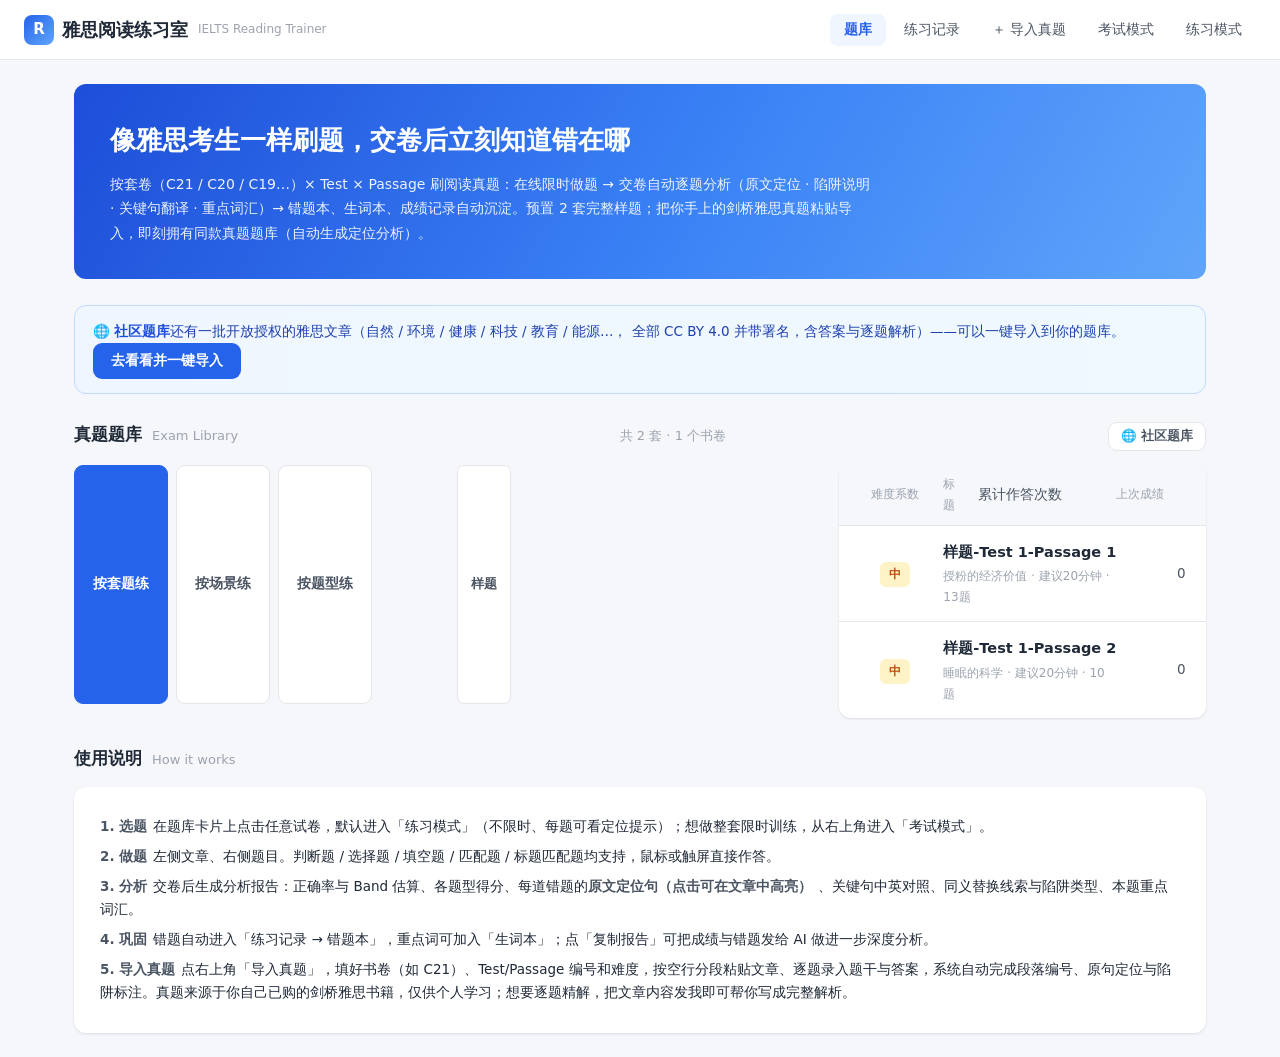
<file: index.html>
<!DOCTYPE html>
<html lang="zh-CN">
<head>
<meta charset="UTF-8">
<meta name="viewport" content="width=device-width, initial-scale=1.0">
<title>雅思阅读练习室 · IELTS Reading Trainer</title>
<link rel="stylesheet" href="assets/style.css">
</head>
<body>

<!-- 顶部导航 -->
<header class="topbar">
  <div class="brand" id="brandHome">
    <span class="logo">R</span>
    雅思阅读练习室 <small>IELTS Reading Trainer</small>
  </div>
  <nav class="nav">
    <button id="nav-home" class="active">题库</button>
    <button id="nav-history">练习记录</button>
    <button id="nav-import">＋ 导入真题</button>
    <button id="nav-examMode">考试模式</button>
    <button id="nav-practiceMode">练习模式</button>
  </nav>
</header>

<!-- 试卷信息条（答题/报告时显示） -->
<div id="examTopbar" style="display:none;max-width:1180px;margin:14px auto 0;padding:0 24px">
  <div class="exam-header">
    <h2 id="examTitle">试卷</h2>
    <span class="progress" id="progress">已答 0/0</span>
    <div class="timer" id="timer">00:00</div>
  </div>
</div>

<main>
  <!-- ========== 首页：题库 ========== -->
  <section id="view-home" class="view active">
    <div class="hero">
      <h1>像雅思考生一样刷题，交卷后立刻知道错在哪</h1>
      <p>按套卷（C21 / C20 / C19…）× Test × Passage 刷阅读真题：在线限时做题 → 交卷自动逐题分析（原文定位 · 陷阱说明 · 关键句翻译 · 重点词汇）→ 错题本、生词本、成绩记录自动沉淀。预置 2 套完整样题；把你手上的剑桥雅思真题粘贴导入，即刻拥有同款真题题库（自动生成定位分析）。</p>
    </div>
    <button class="storage-warn" id="storageWarn" style="display:none" type="button">
      ⚠️ 临时模式：浏览器禁用了本地存储，关闭页面后数据会丢失。 <b>点这里解决 →</b>
    </button>

    <div class="cmty-banner" id="cmtyBanner" style="display:none">
      🌐 <b>社区题库</b>还有一批开放授权的雅思文章（自然 / 环境 / 健康 / 科技 / 教育 / 能源…，
      全部 CC BY 4.0 并带署名，含答案与逐题解析）——可以一键导入到你的题库。
      <button class="btn" id="cmtyBannerBtn">去看看并一键导入</button>
    </div>

    <div class="sec-title">真题题库 <span class="en">Exam Library</span><span class="count" id="examCount"></span>
      <button class="btn ghost btn-sm" id="btnCommunity" style="margin-left:auto">🌐 社区题库</button>
    </div>
    <div class="exam-grid" id="examGrid"></div>

    <div class="sec-title">使用说明 <span class="en">How it works</span></div>
    <div class="panel">
      <div class="kv"><b>1. 选题</b>在题库卡片上点击任意试卷，默认进入「练习模式」（不限时、每题可看定位提示）；想做整套限时训练，从右上角进入「考试模式」。</div>
      <div class="kv"><b>2. 做题</b>左侧文章、右侧题目。判断题 / 选择题 / 填空题 / 匹配题 / 标题匹配题均支持，鼠标或触屏直接作答。</div>
      <div class="kv"><b>3. 分析</b>交卷后生成分析报告：正确率与 Band 估算、各题型得分、每道错题的<b>原文定位句（点击可在文章中高亮）</b>、关键句中英对照、同义替换线索与陷阱类型、本题重点词汇。</div>
      <div class="kv"><b>4. 巩固</b>错题自动进入「练习记录 → 错题本」，重点词可加入「生词本」；点「复制报告」可把成绩与错题发给 AI 做进一步深度分析。</div>
      <div class="kv"><b>5. 导入真题</b>点右上角「导入真题」，填好书卷（如 C21）、Test/Passage 编号和难度，按空行分段粘贴文章、逐题录入题干与答案，系统自动完成段落编号、原句定位与陷阱标注。真题来源于你自己已购的剑桥雅思书籍，仅供个人学习；想要逐题精解，把文章内容发我即可帮你写成完整解析。</div>
    </div>
  </section>

  <!-- ========== 答题页 ========== -->
  <section id="view-exam" class="view">
    <div class="mobile-tabs">
      <button data-mtab="passage" class="active">阅读文章</button>
      <button data-mtab="question">题目</button>
    </div>
    <div class="exam-body">
      <div class="panel" id="passagePanel">
        <div class="panel-title">阅读文章 <span class="tag">Passage</span></div>
        <div id="passageBody"></div>
      </div>
      <div class="panel" id="questionPanel">
        <div class="panel-title">题目 <span class="tag">Questions</span></div>
        <div id="questionBody"></div>
      </div>
    </div>
  </section>

  <!-- ========== 分析报告页 ========== -->
  <section id="view-report" class="view">
    <div class="report-head">
      <div class="score-ring" id="scoreRing"></div>
      <div class="report-meta" id="reportMeta"></div>
    </div>
    <div class="report-actions" id="reportActions"></div>
    <div class="exam-body">
      <div class="panel" id="reportPassagePanel">
        <div class="panel-title">原文与词汇 <span class="tag">Passage</span></div>
        <div id="reportPassage"></div>
      </div>
      <div class="panel" id="reportAnswerPanel">
        <div class="panel-title">逐题解析 <span class="tag">Analysis</span></div>
        <div id="reportAnswers"></div>
      </div>
    </div>
  </section>

  <!-- ========== 记录页 ========== -->
  <section id="view-history" class="view"></section>
</main>

<!-- 导入文章弹窗 -->
<div class="modal-mask" id="importMask">
  <div class="modal" style="width:860px">
    <h3>导入英文文章 · 创建练习题</h3>
    <div class="m-sub">粘贴任意英文文章（空行分段），选择题目来源与用途。文章与题目数据仅保存在本机浏览器。</div>

    <div class="form-2col">
      <div class="form-row"><label>试卷名称（如 C21-Test 1-Passage 1 / My Article）</label><input type="text" id="impTitle" placeholder="导入的文章"></div>
      <div class="form-row"><label>中文副标题</label><input type="text" id="impTitleCn" placeholder=""></div>
    </div>
    <div class="form-4col">
      <div class="form-row"><label>所属书卷/合集</label><input type="text" id="impBook" list="bookList" placeholder="C21 / 我的文章"><datalist id="bookList"><option value="C21"><option value="C20"><option value="C19"><option value="C18"><option value="C17"><option value="C16"><option value="C15"><option value="C14"><option value="C13"><option value="C12"><option value="C11"><option value="C10"><option value="C9"><option value="C8"><option value="C7"><option value="C6"><option value="C5"><option value="我的文章"></datalist></div>
      <div class="form-row"><label>Test 编号</label><input type="number" id="impTest" value="1" min="1" max="9"></div>
      <div class="form-row"><label>Passage 编号</label><input type="number" id="impPassageNo" value="1" min="1" max="9"></div>
      <div class="form-row"><label>难度系数</label><select id="impDifficulty"><option>易</option><option selected>中</option><option>难</option></select></div>
    </div>
    <div class="form-2col">
      <div class="form-row"><label>建议用时（分钟）</label><input type="number" id="impMinutes" value="20"></div>
      <div class="form-row"><label>话题/场景（如：环境、教育、科技）</label><input type="text" id="impTag" placeholder="环境"></div>
    </div>
    <div class="form-row">
      <label>文章内容（每个段落之间空一行，系统自动标注 A/B/C… 段）</label>
      <textarea id="impPassage" style="min-height:150px" placeholder="在此粘贴英文文章。段落之间用空行分隔。"></textarea>
    </div>

    <div class="form-row">
      <label>题目来源</label>
      <div class="src-picker">
        <label class="src-opt"><input type="radio" name="srcMode" value="auto" checked> <b>自动生成题目</b><span>内置规则引擎离线出题（判断/填空/标题匹配），每题带原句定位与解析，即刻可练</span></label>
        <label class="src-opt"><input type="radio" name="srcMode" value="manual"> <b>我自己出题</b><span>逐题手动录入题干与答案（真题可用这种方式）</span></label>
        <label class="src-opt"><input type="radio" name="srcMode" value="mix"> <b>混合</b><span>自动生成打底，再手动补充</span></label>
      </div>
    </div>

    <div class="form-row" id="autoOpts">
      <label>自动生成的题型</label>
      <div class="type-check">
        <label><input type="checkbox" id="autoTfng" checked> 判断题（6 题）</label>
        <label><input type="checkbox" id="autoGap" checked> 句子填空（3 题）</label>
        <label><input type="checkbox" id="autoHeading" checked> 段落标题匹配</label>
      </div>
      <div class="hint-text">生成规则：TRUE=同义复现 / FALSE=反向改写 / NG=实体偷换；填空从原句挖关键词；标题按段落关键词生成并带干扰项。所有题目均可回原文定位。</div>
    </div>

    <div class="form-row" id="manualRows" style="display:none">
      <label>题目录入（题干粘贴文章相关句子；选项仅单选题需要，用分号分隔；答案填 TRUE/FALSE/NOT GIVEN、选项字母或所填词）</label>
      <div id="importRows"></div>
      <div class="hint-text" style="margin-top:8px"><button class="hint-btn" id="impAddRow" style="margin-left:0">＋ 添加一行题目</button></div>
    </div>

    <div class="form-row">
      <label>用途</label>
      <div class="src-picker">
        <label class="src-opt"><input type="radio" name="useMode" value="self" checked> <b>仅自己练习</b><span>保存在本机浏览器，不上传、不分享</span></label>
        <label class="src-opt"><input type="radio" name="useMode" value="contribute"> <b>贡献到公共题库</b><span>把这份文章与题目打包，提交给本项目的共享题库（见下方确认）</span></label>
      </div>
    </div>

    <div class="form-row contribute-box" id="contributeBox" style="display:none">
      <label>贡献确认（全部勾选后才能贡献）</label>
      <div class="declare-list">
        <label><input type="checkbox" id="declCopyright"> 我确认对这篇文章拥有相应权利：原创、公有领域，或已获授权可以分享（不是从商业站点/出版物扒来的全文）。</label>
        <label><input type="checkbox" id="declOriginal"> 我确认题目是我自己出的，或由本工具自动生成，没有从雅思哥/小站等商业备考站复制题目。</label>
        <label><input type="checkbox" id="declPrivacy"> 我确认文章不含个人隐私、保密资料或不当内容。</label>
      </div>
      <div class="form-2col" style="margin-top:10px">
        <div class="form-row"><label>贡献者昵称（显示在题库来源中）</label><input type="text" id="impContributor" placeholder="anonymous"></div>
        <div class="form-row"><label>文章授权方式</label><select id="impLicense"><option value="CC BY 4.0">CC BY 4.0（署名）</option><option value="CC0">CC0（公有领域奉献）</option><option value="原文转载已获授权">已获授权转载</option></select></div>
      </div>
    </div>

    <div class="form-row" id="verifyBox" style="display:none"></div>

    <div style="display:flex;gap:10px;margin-top:6px;flex-wrap:wrap">
      <button class="btn" id="impSubmit">导入并开始练习</button>
      <button class="btn ghost" id="impPreview">预览自动生成的题目</button>
      <button class="btn ghost" id="impCommunity">🌐 社区题库</button>
      <button class="btn ghost" id="impExportPack">导出题库包</button>
      <button class="btn ghost" id="impImportPack">导入题库包</button>
      <button class="btn ghost" id="impCancel">取消</button>
      <input type="file" id="packFile" accept=".json" style="display:none">
    </div>
  </div>
</div>

<!-- 社区题库弹窗（数据源：GitHub 仓库 packs/ 目录） -->
<div class="modal-mask" id="communityMask">
  <div class="modal" style="width:860px">
    <h3>🌐 社区题库</h3>
    <div class="m-sub">从项目 GitHub 仓库的 <code>packs/</code> 目录在线阅读并导入。所有内容由社区贡献，授权方式见每条来源标注；知识产权归各贡献者，本项目仅提供索引与导入通道。</div>

    <div class="cmty-toolbar">
      <button class="btn ghost" id="cmtyRefresh">🔄 刷新列表</button>
      <button class="btn ghost" id="cmtyBulk">⬇ 一键导入全部</button>
      <button class="btn ghost" id="cmtyAdminToggle">⚙ 管理模式</button>
      <button class="btn ghost" id="cmtyUploadToggle">⬆ 上架新题库包</button>
      <button class="btn ghost" id="cmtyIssueToggle">📥 从 Issue 导入投稿</button>
      <span class="cmty-status" id="cmtyStatus"></span>
    </div>

    <div class="cmty-bulk-msg" id="cmtyBulkMsg"></div>

    <div class="admin-box" id="cmtyAdminBox" style="display:none">
      <div class="admin-warn">
        <b>关于权限（请先读）</b>：前端代码是公开的，写死任何"管理员密码"都等于没有密码，
        所以本应用<b>不使用密码</b>，而是用你自己的 GitHub 令牌来获得写权限。
        <ul>
          <li>令牌只保存在<b>你当前这台浏览器</b>的 localStorage，不会上传到任何地方，也不会进代码仓库</li>
          <li>请使用<b>细粒度令牌（Fine-grained PAT）</b>：Repository access 只勾选
            <code>l458022/ielts-reading-trainer</code>，Permissions 只给 <code>Contents: Read and write</code></li>
          <li>创建入口：GitHub → 头像 → Settings → Developer settings → Personal access tokens → Fine-grained tokens → Generate new token</li>
          <li>每次删改都会在仓库留下一条提交记录（可审计、可回滚）；公共电脑上用完请点「清除令牌」</li>
        </ul>
      </div>
      <div class="form-row">
        <label>GitHub 令牌</label>
        <input type="password" id="cmtyToken" placeholder="github_pat_..." autocomplete="off">
      </div>
      <div class="admin-actions">
        <button class="btn" id="cmtyTokenSave">保存令牌并启用</button>
        <button class="btn ghost" id="cmtyTokenClear" style="display:none">清除令牌</button>
        <span class="cmty-status" id="cmtyTokenState"></span>
      </div>
      <div class="admin-hint" id="cmtyAdminHint" style="display:none">
        ✅ 管理模式已开启：上方每个题库包会多出「编辑」「删除」按钮，还可「⬆ 上架新题库包」。
      </div>
    </div>

    <div class="admin-box" id="cmtyUploadBox" style="display:none">
      <div class="form-row">
        <label>方式一 · 粘贴题库包 JSON（别人发你的，或你自己导出的）</label>
        <textarea id="cmtyUploadText" spellcheck="false" style="min-height:130px;font-family:ui-monospace,Menlo,Consolas,monospace;font-size:12px" placeholder='{"format":"ielts-reading-pack","version":1,"exams":[...]}'></textarea>
      </div>
      <div class="form-row">
        <label>方式二 · 从本机「贡献」试卷中选一份上架</label>
        <div id="cmtyLocalList"></div>
      </div>
      <div class="admin-actions">
        <button class="btn" id="cmtyUploadPaste">校验并上架</button>
        <span class="cmty-status" id="cmtyUploadMsg"></span>
      </div>
      <div class="admin-hint">上架前会校验 JSON 语法、包结构与 keySentence 是否真在原文中；文件名重复会自动加后缀，不会覆盖已有包。</div>
    </div>

    <div class="admin-box" id="cmtyIssueBox" style="display:none">
      <div class="form-row">
        <label>待处理的投稿 Issue（标签 <code>question-pack</code>）</label>
        <div id="cmtyIssueList"></div>
      </div>
      <div class="admin-actions">
        <button class="btn ghost" id="cmtyIssueRefresh">🔄 重新扫描</button>
        <span class="cmty-status" id="cmtyIssueMsg"></span>
      </div>
      <div class="admin-hint">
        贡献者用「📦 题库包贡献」Issue 表单提交后出现在这里。上架后会自动在 Issue 下回复并关闭；
        若提示权限不足，请在令牌里加上 <code>Issues: Read and write</code>。
      </div>
    </div>

    <div id="cmtyList"></div>

    <div class="cmty-foot">
      <div>想贡献自己的文章？「导入真题」→ 用途选<b>贡献到公共题库</b> → 导出处题库包，按 <a href="https://github.com/l458022/ielts-reading-trainer/blob/main/CONTRIBUTING.md" target="_blank" rel="noopener">贡献指南</a> 提 PR。合并后这里就会出现。</div>
      <div style="display:flex;gap:10px">
        <button class="btn ghost" id="cmtyClose">关闭</button>
      </div>
    </div>
  </div>
</div>

<!-- 题库包编辑弹窗（管理员） -->
<div class="modal-mask" id="packEditMask">
  <div class="modal" style="width:920px">
    <h3>编辑题库包</h3>
    <div class="m-sub" id="packEditPath"></div>
    <div class="form-row">
      <label>包内容（JSON，保存前会校验结构与 keySentence 是否真在原文中）</label>
      <textarea id="packEditText" spellcheck="false" style="min-height:360px;font-family:ui-monospace,Menlo,Consolas,monospace;font-size:12.5px;line-height:1.5"></textarea>
    </div>
    <div class="form-row" id="packEditMsg" style="font-size:13px;color:var(--ink-2)"></div>
    <div style="display:flex;gap:10px">
      <button class="btn" id="packEditSave">保存并提交到 GitHub</button>
      <button class="btn ghost" id="packEditCancel">取消</button>
    </div>
  </div>
</div>

<div class="toast" id="toast"></div>
<div class="vocab-tip" id="vocabTip"></div>

<script src="assets/data-exam1.js"></script>
<script src="assets/data-exam2.js"></script>
<script src="assets/engine.js"></script>
<script src="assets/generator.js"></script>
<script src="assets/dict-core.js"></script>
<script src="assets/app.js"></script>

  <!-- 本地存储不可用：说明 + 自愈 + 退路 -->
  <div class="modal-mask" id="storageMask">
    <div class="modal modal-storage">
      <h3>⚠️ 浏览器禁用了本地存储</h3>
      <p class="sd-intro">
        不影响刷题——你现在就能正常导入和练习，只是导入的试卷<b>关闭页面后会丢失</b>。<br>
        网页<b>无法自己申请</b>这个权限（浏览器安全限制），需要你放行一下，或者用下面的「备份」兜住。
      </p>
      <div class="sd-title">检测结果</div>
      <div id="storageDiag"></div>
      <div class="sd-title">怎么放行？</div>
      <ol id="storageSteps" class="sd-steps"></ol>
      <div class="sd-title">不想改设置？用备份文件兜住</div>
      <p class="sd-intro">导出备份 → 下次打开时「导入备份」，题库和练习记录就都回来了。</p>
      <div class="modal-actions sd-actions">
        <button class="btn" id="storageRetry">我已放行，重新检测</button>
        <button class="btn ghost" id="storageExport">导出备份</button>
        <button class="btn ghost" id="storageImport">导入备份</button>
        <button class="btn ghost" id="storageTemp">先不管，继续刷题</button>
      </div>
      <input type="file" id="storageImportFile" accept=".json,application/json" style="display:none">
    </div>
  </div>

</body>
</html>
</file>
<file: assets/style.css>
/* 雅思阅读练习平台 · 样式（浅色学习界面） */

:root {
  --blue: #2563eb;
  --blue-dark: #1e40af;
  --blue-light: #eff6ff;
  --ink: #1f2937;
  --ink-2: #4b5563;
  --ink-3: #9ca3af;
  --line: #e5e7eb;
  --bg: #f5f7fa;
  --card: #ffffff;
  --green: #16a34a;
  --green-bg: #f0fdf4;
  --red: #dc2626;
  --red-bg: #fef2f2;
  --amber: #d97706;
  --amber-bg: #fffbeb;
  --radius: 12px;
  --shadow: 0 1px 3px rgba(16,24,40,.08), 0 1px 2px rgba(16,24,40,.04);
}

* { box-sizing: border-box; margin: 0; padding: 0; }

body {
  font-family: "Segoe UI", "Microsoft YaHei", "PingFang SC", system-ui, sans-serif;
  background: var(--bg);
  color: var(--ink);
  line-height: 1.75;
  font-size: 15px;
}

button { font-family: inherit; cursor: pointer; border: none; background: none; }
a { color: var(--blue); text-decoration: none; }
a:hover { text-decoration: underline; }

/* ---------- 顶栏 ---------- */
.topbar {
  position: sticky; top: 0; z-index: 50;
  background: var(--card);
  border-bottom: 1px solid var(--line);
  display: flex; align-items: center; gap: 16px;
  padding: 0 24px; height: 60px;
}
.brand { font-size: 18px; font-weight: 700; color: var(--ink); cursor: pointer; display: flex; align-items: center; gap: 8px; }
.brand .logo { width: 30px; height: 30px; border-radius: 8px; background: linear-gradient(135deg, var(--blue), #60a5fa); color: #fff; display: grid; place-items: center; font-size: 15px; font-weight: 800; }
.brand small { font-size: 12px; color: var(--ink-3); font-weight: 400; margin-left: 2px; }
.nav { display: flex; gap: 4px; margin-left: auto; }
.nav button {
  padding: 7px 14px; border-radius: 8px; font-size: 14px; color: var(--ink-2);
}
.nav button:hover { background: var(--bg); color: var(--ink); }
.nav button.active { background: var(--blue-light); color: var(--blue); font-weight: 600; }

main { max-width: 1180px; margin: 0 auto; padding: 24px; }
.view { display: none; }
.view.active { display: block; }

/* ---------- 首页 ---------- */
.hero {
  background: linear-gradient(120deg, #1d4ed8, #3b82f6 55%, #60a5fa);
  color: #fff; border-radius: var(--radius);
  padding: 34px 36px; margin-bottom: 26px;
}
.hero h1 { font-size: 26px; margin-bottom: 8px; }
.hero p { font-size: 14px; opacity: .92; max-width: 760px; }

.sec-title {
  display: flex; align-items: baseline; gap: 10px;
  font-size: 17px; font-weight: 700; margin: 26px 0 14px;
}
.sec-title .en { color: var(--ink-3); font-size: 13px; font-weight: 400; }
.sec-title .count { margin-left: auto; font-size: 13px; color: var(--ink-3); font-weight: 400; }

.exam-grid { display: grid; grid-template-columns: repeat(auto-fill, minmax(330px, 1fr)); gap: 16px; }

.exam-card {
  background: var(--card); border-radius: var(--radius); box-shadow: var(--shadow);
  padding: 20px; border: 1px solid transparent; transition: border-color .15s, transform .15s;
  cursor: pointer; position: relative;
}
.exam-card:hover { border-color: var(--blue); transform: translateY(-2px); }
.exam-card .badge {
  display: inline-block; font-size: 12px; padding: 2px 10px; border-radius: 20px;
  background: var(--blue-light); color: var(--blue); font-weight: 600; margin-bottom: 10px;
}
.exam-card h3 { font-size: 17px; }
.exam-card .cn { font-size: 13px; color: var(--ink-3); margin: 2px 0 10px; }
.exam-card .meta { display: flex; flex-wrap: wrap; gap: 8px; font-size: 12.5px; color: var(--ink-2); }
.exam-card .meta span { background: var(--bg); border-radius: 6px; padding: 3px 9px; }
.exam-card .intro { font-size: 13px; color: var(--ink-2); margin-top: 12px; line-height: 1.6; }
.exam-card .best { margin-top: 10px; font-size: 12.5px; color: var(--green); font-weight: 600; }
.exam-card .delete-btn {
  position: absolute; top: 12px; right: 12px; font-size: 12px; color: var(--ink-3);
  padding: 3px 9px; border-radius: 6px;
}
.exam-card .delete-btn:hover { color: var(--red); background: var(--red-bg); }

/* ---------- 按钮 ---------- */
.btn {
  display: inline-flex; align-items: center; gap: 6px;
  border-radius: 9px; padding: 9px 18px; font-size: 14px; font-weight: 600;
  background: var(--blue); color: #fff; transition: background .15s;
}
.btn:hover { background: var(--blue-dark); }
.btn.ghost { background: var(--card); color: var(--ink-2); border: 1px solid var(--line); }
.btn.ghost:hover { background: var(--bg); color: var(--ink); }
.btn.warn { background: var(--amber); }
.btn.warn:hover { background: #b45309; }
.btn:disabled { opacity: .5; cursor: not-allowed; }
.btn-sm { padding: 5px 12px; font-size: 12.5px; font-weight: 600; }

/* ---------- 社区题库 ---------- */
.cmty-toolbar { display: flex; align-items: center; gap: 12px; margin-bottom: 10px; }
.cmty-status { font-size: 12.5px; color: var(--ink-3); }
.cmty-bulk-msg {
  font-size: 13px; color: #1d4ed8; background: #eff6ff; border: 1px solid #bfdbfe;
  border-radius: 8px; padding: 9px 13px; margin-bottom: 12px; min-height: 0;
}
.cmty-bulk-msg:empty { display: none; }
.cmty-loading, .cmty-empty {
  font-size: 13px; color: var(--ink-3); background: var(--bg);
  border: 1px dashed var(--line); border-radius: 10px; padding: 18px; text-align: center;
}
.cmty-row {
  display: flex; align-items: center; gap: 14px; justify-content: space-between;
  border: 1px solid var(--line); border-radius: 10px; padding: 12px 14px; margin-bottom: 10px;
  background: var(--card);
}
.cmty-row:hover { border-color: var(--blue); }
.cmty-info { min-width: 0; }
.cmty-title { font-size: 14.5px; font-weight: 700; color: var(--ink); margin-bottom: 5px; }
.cmty-title .cmty-en { font-weight: 500; color: var(--ink-3); font-size: 12.5px; }
.cmty-meta { display: flex; flex-wrap: wrap; gap: 8px; font-size: 12px; color: var(--ink-2); margin-bottom: 4px; }
.cmty-meta span { background: var(--blue-light); color: var(--blue); border-radius: 5px; padding: 1px 8px; }
.cmty-src { font-size: 11.5px; color: var(--ink-3); }
.cmty-src a { color: var(--blue); text-decoration: underline; }
.cmty-attr { font-size: 11px; color: #9ca3af; margin-top: 3px; line-height: 1.5; }

/* 首页社区题库提示条 */
.cmty-banner {
  display: flex; align-items: center; gap: 14px; flex-wrap: wrap;
  background: linear-gradient(90deg, #eff6ff, #f0f9ff);
  border: 1px solid #bfdbfe; border-radius: 12px;
  padding: 14px 18px; margin: 0 0 20px; font-size: 13.5px; color: #1e40af; line-height: 1.7;
}
.cmty-banner b { color: #1d4ed8; }
.cmty-banner .btn { margin-left: auto; flex-shrink: 0; }
.cmty-foot {
  display: flex; align-items: flex-end; justify-content: space-between; gap: 16px;
  margin-top: 16px; padding-top: 14px; border-top: 1px solid var(--line);
  font-size: 12px; color: var(--ink-3);
}
.cmty-foot a { color: var(--blue); text-decoration: underline; }
.cmty-acts { display: flex; gap: 8px; flex-shrink: 0; }
.btn.ghost.danger { color: #b91c1c; border-color: #fecaca; }
.btn.ghost.danger:hover { background: #fef2f2; }

/* 管理模式 */
.admin-box {
  background: #fffbeb; border: 1px solid #fde68a; border-radius: 10px;
  padding: 14px 16px; margin-bottom: 14px;
}
.admin-warn { font-size: 12.5px; color: #92400e; line-height: 1.75; }
.admin-warn b { color: #78350f; }
.admin-warn ul { margin: 6px 0 0 18px; }
.admin-warn li { margin-bottom: 3px; }
.admin-warn code { background: #fef3c7; padding: 1px 5px; border-radius: 4px; font-size: 11.5px; }
.admin-actions { display: flex; align-items: center; gap: 10px; flex-wrap: wrap; }
.admin-hint { margin-top: 8px; font-size: 12.5px; color: #166534; }
.iss-ok { color: #15803d; font-weight: 600; }
.iss-warn { color: #b45309; font-weight: 600; }
.iss-bad { color: #b91c1c; font-weight: 600; }

/* ---------- 答题页 ---------- */
.exam-header {
  display: flex; align-items: center; gap: 14px; flex-wrap: wrap;
  background: var(--card); border-radius: var(--radius); box-shadow: var(--shadow);
  padding: 14px 20px; margin-bottom: 18px;
}
.exam-header h2 { font-size: 18px; }
.exam-header .timer {
  margin-left: auto; font-variant-numeric: tabular-nums;
  font-size: 20px; font-weight: 700; color: var(--blue);
}
.exam-header .timer.urgent { color: var(--red); }
.exam-header .progress { font-size: 13px; color: var(--ink-2); }

.exam-body { display: grid; grid-template-columns: 1fr 460px; gap: 18px; align-items: start; }
.panel {
  background: var(--card); border-radius: var(--radius); box-shadow: var(--shadow);
  padding: 22px 26px;
}
.panel-title {
  font-size: 15px; font-weight: 700; margin-bottom: 4px; color: var(--ink);
  display: flex; align-items: center; gap: 8px;
}
.panel-title .tag { font-size: 11px; background: var(--blue-light); color: var(--blue); border-radius: 5px; padding: 1px 8px; font-weight: 600; }

.para { margin: 14px 0; text-align: justify; }
.para-label {
  display: inline-flex; width: 26px; height: 26px; border-radius: 6px;
  background: var(--blue); color: #fff; font-weight: 700; font-size: 13px;
  align-items: center; justify-content: center; margin-right: 8px; vertical-align: 2px;
}
.sentence { border-radius: 3px; transition: background .3s; }
.sentence.hl { background: #fde68a; padding: 1px 0; }
.sentence.hl-active { background: #fbbf24; padding: 1px 0; }
.vocab-word { border-bottom: 1.5px dashed var(--blue); cursor: help; }
.vocab-marked { background: #ede9fe; border-radius: 3px; padding: 0 2px; cursor: pointer; }

/* 报告页逐词点击 */
.w { border-radius: 3px; cursor: pointer; transition: background .12s; }
.w:hover { background: #dbeafe; }
.w.vocab-word { background: #eff6ff; }
.dict-hint {
  font-size: 12.5px; color: #1e40af; background: #eff6ff;
  border: 1px solid #bfdbfe; border-radius: 8px; padding: 8px 12px; margin-bottom: 10px;
}
.dict-hint b { color: #1d4ed8; }

/* 查词气泡 */
.tip-src { display: inline-block; font-size: 11px; font-weight: 700; border-radius: 5px; padding: 1px 7px; margin-bottom: 5px; }
.tip-src.src-vocab { background: #1d4ed8; color: #fff; }
.tip-src.src-dict { background: #065f46; color: #d1fae5; }
.tip-src.src-none { background: #7f1d1d; color: #fecaca; }
.tip-sub { color: #d1d5db; font-size: 12px; }
.tip-acts { margin-top: 8px; padding-top: 7px; border-top: 1px solid #374151; display: flex; gap: 12px; }
.tip-act { color: #93c5fd; cursor: pointer; font-size: 12.5px; }
.tip-act:hover { color: #bfdbfe; text-decoration: underline; }

.vocab-tip {
  position: fixed; z-index: 200; max-width: 280px;
  background: #1f2937; color: #f9fafb; border-radius: 9px; padding: 10px 14px;
  font-size: 13px; line-height: 1.6; box-shadow: 0 10px 30px rgba(0,0,0,.25);
  display: none;
}
.vocab-tip b { color: #93c5fd; }

/* 题目组 */
.qgroup { margin-bottom: 26px; }
.qgroup .instruction {
  font-size: 13.5px; font-weight: 600; color: var(--ink);
  background: var(--blue-light); border-radius: 8px; padding: 10px 14px; margin: 8px 0 6px;
}
.qgroup .note { font-size: 12px; color: var(--amber); margin: 0 0 8px 2px; }

.q-item { padding: 13px 0; border-bottom: 1px dashed var(--line); }
.q-item:last-child { border-bottom: none; }
.q-item .stem { font-weight: 600; font-size: 14px; margin-bottom: 8px; }
.q-item .stem .no { color: var(--blue); margin-right: 6px; }
.q-item .subj { font-weight: 400; color: var(--ink-2); font-size: 13px; margin-bottom: 6px; }

.opts { display: flex; flex-wrap: wrap; gap: 8px; }
.opt {
  border: 1.5px solid var(--line); border-radius: 8px; padding: 6px 14px;
  font-size: 13.5px; color: var(--ink-2); background: #fff; transition: all .12s;
  display: inline-flex; align-items: center; gap: 6px;
}
.opt:hover { border-color: var(--blue); color: var(--blue); }
.opt.sel { border-color: var(--blue); background: var(--blue-light); color: var(--blue); font-weight: 600; }

.gapfill-input {
  width: 220px; max-width: 100%; border: none; border-bottom: 1.5px solid var(--line);
  font-size: 14px; padding: 5px 6px; color: var(--ink); background: transparent;
}
.gapfill-input:focus { outline: none; border-bottom-color: var(--blue); }

select.heading-select, select.matching-select {
  border: 1.5px solid var(--line); border-radius: 8px; padding: 5px 10px;
  font-size: 13.5px; color: var(--ink); background: #fff; max-width: 100%;
}
select.heading-select:focus, select.matching-select:focus { outline: none; border-color: var(--blue); }

.heading-pool { font-size: 13px; background: var(--bg); border-radius: 8px; padding: 12px 16px; margin: 8px 0; }
.heading-pool div { padding: 2px 0; }

.matching-pool { font-size: 13px; background: var(--bg); border-radius: 8px; padding: 12px 16px; margin: 8px 0; }
.matching-pool div { padding: 2px 0; }

.q-actions { margin-top: 24px; display: flex; gap: 12px; flex-wrap: wrap; }
.hint-btn { font-size: 12px; color: var(--amber); padding: 2px 8px; border-radius: 5px; margin-left: 8px; }
.hint-btn:hover { background: var(--amber-bg); }
.hint-box { font-size: 13px; background: var(--amber-bg); color: #92400e; border-radius: 8px; padding: 9px 13px; margin-top: 8px; }

/* ---------- 报告页 ---------- */
.report-head {
  background: var(--card); border-radius: var(--radius); box-shadow: var(--shadow);
  padding: 24px 28px; margin-bottom: 18px;
  display: flex; gap: 30px; flex-wrap: wrap; align-items: center;
}
.score-ring { width: 120px; height: 120px; flex-shrink: 0; position: relative; }
.score-ring svg { transform: rotate(-90deg); }
.score-ring .num {
  position: absolute; inset: 0; display: grid; place-items: center;
  font-size: 26px; font-weight: 800; color: var(--ink);
}
.score-ring .num small { font-size: 13px; color: var(--ink-3); font-weight: 500; }
.report-meta { flex: 1; min-width: 260px; }
.report-meta h2 { font-size: 20px; margin-bottom: 4px; }
.report-meta .stat-row { display: flex; gap: 22px; flex-wrap: wrap; margin-top: 12px; }
.report-meta .stat { text-align: center; }
.report-meta .stat b { display: block; font-size: 20px; }
.report-meta .stat span { font-size: 12px; color: var(--ink-3); }

.type-chips { display: flex; gap: 10px; flex-wrap: wrap; margin: 14px 0 4px; }
.type-chip {
  background: var(--bg); border-radius: 9px; padding: 8px 14px; font-size: 12.5px;
}
.type-chip b { display: block; font-size: 15px; margin-bottom: 1px; }
.type-chip.full { background: var(--green-bg); color: var(--green); }
.type-chip.half { background: var(--amber-bg); color: var(--amber); }
.type-chip.low { background: var(--red-bg); color: var(--red); }

.report-actions { display: flex; gap: 12px; margin: 16px 0; flex-wrap: wrap; }

.ans-card {
  background: var(--card); border-radius: var(--radius); box-shadow: var(--shadow);
  margin-bottom: 14px; overflow: hidden; border-left: 4px solid var(--line);
}
.ans-card.ok { border-left-color: var(--green); }
.ans-card.bad { border-left-color: var(--red); }
.ans-card-head {
  display: flex; align-items: center; gap: 12px; padding: 14px 20px;
  background: var(--bg); font-weight: 700; font-size: 14px;
}
.ans-card.ok .ans-card-head { background: var(--green-bg); color: #166534; }
.ans-card.bad .ans-card-head { background: var(--red-bg); color: #991b1b; }
.ans-card-head .no { font-size: 16px; }
.ans-card-head .type-tag { font-size: 11px; background: rgba(0,0,0,.07); padding: 2px 8px; border-radius: 5px; font-weight: 600; }
.ans-card-head .right { margin-left: auto; font-weight: 600; font-size: 13.5px; }
.ans-card-body { padding: 16px 20px; }

.kv { font-size: 13.5px; margin: 6px 0; }
.kv b { color: var(--ink-2); font-weight: 600; margin-right: 6px; }
.kv .wrong-val { color: var(--red); text-decoration: line-through; }
.kv .right-val { color: var(--green); font-weight: 700; }

.quote-box {
  background: #fffbeb; border-left: 3px solid var(--amber);
  border-radius: 0 8px 8px 0; padding: 12px 16px; margin: 10px 0; font-size: 14px;
}
.quote-box .loc { font-size: 12px; color: var(--amber); font-weight: 700; margin-bottom: 4px; }
.quote-box .trans { color: var(--ink-2); font-size: 13px; margin-top: 8px; padding-top: 8px; border-top: 1px dashed #fcd34d; }

.tips { display: flex; flex-direction: column; gap: 8px; margin-top: 10px; }
.tip {
  font-size: 13px; border-radius: 8px; padding: 9px 13px; display: flex; gap: 8px;
}
.tip.explain { background: var(--blue-light); color: #1e3a8a; }
.tip.trap { background: var(--red-bg); color: #991b1b; }
.tip.para { background: var(--green-bg); color: #166534; }
.tip::before { font-weight: 700; flex-shrink: 0; }
.tip.explain::before { content: "解析"; }
.tip.trap::before { content: "陷阱"; }
.tip.para::before { content: "替换"; }

.word-chips { display: flex; flex-wrap: wrap; gap: 6px; margin-top: 10px; }
.word-chip {
  font-size: 12px; background: #ede9fe; color: #5b21b6;
  border-radius: 6px; padding: 3px 9px;
}

/* 词表 */
.vocab-table { width: 100%; border-collapse: collapse; font-size: 13.5px; }
.vocab-table th, .vocab-table td { padding: 9px 10px; border-bottom: 1px solid var(--line); text-align: left; vertical-align: top; }
.vocab-table th { background: var(--bg); font-size: 12.5px; color: var(--ink-2); }
.vocab-table td:first-child { font-weight: 700; color: var(--blue-dark); white-space: nowrap; }
.vocab-table .sent { color: var(--ink-2); font-size: 12.5px; }
.add-word { font-size: 11.5px; color: var(--ink-3); }
.add-word:hover { color: var(--blue); }

/* ---------- 历史 / 错题本 ---------- */
.history-table { width: 100%; border-collapse: collapse; background: var(--card); border-radius: var(--radius); box-shadow: var(--shadow); overflow: hidden; font-size: 13.5px; }
.history-table th, .history-table td { padding: 11px 14px; border-bottom: 1px solid var(--line); text-align: left; }
.history-table th { background: var(--bg); font-size: 12.5px; color: var(--ink-2); }
.history-table tr:last-child td { border-bottom: none; }
.pill { font-size: 12px; padding: 2px 10px; border-radius: 20px; font-weight: 600; }
.pill.ok { background: var(--green-bg); color: var(--green); }
.pill.bad { background: var(--red-bg); color: var(--red); }

.empty { text-align: center; color: var(--ink-3); padding: 50px 0; font-size: 14px; }

/* ---------- 弹窗 ---------- */
.modal-mask {
  position: fixed; inset: 0; background: rgba(17,24,39,.5); z-index: 100;
  display: none; align-items: flex-start; justify-content: center; padding: 40px 16px; overflow: auto;
}
.modal-mask.show { display: flex; }
.modal {
  background: var(--card); border-radius: 14px; width: 760px; max-width: 100%;
  padding: 26px 30px; box-shadow: 0 20px 60px rgba(0,0,0,.3);
}
.modal h3 { font-size: 18px; margin-bottom: 4px; }
.modal .m-sub { font-size: 13px; color: var(--ink-3); margin-bottom: 18px; }
.form-row { margin-bottom: 14px; }
.form-row label { display: block; font-size: 13px; font-weight: 600; margin-bottom: 5px; color: var(--ink-2); }
.form-row input[type=text], .form-row input[type=number], .form-row textarea, .form-row select {
  width: 100%; border: 1.5px solid var(--line); border-radius: 8px; padding: 8px 12px;
  font-size: 14px; font-family: inherit;
}
.form-row textarea { min-height: 130px; resize: vertical; line-height: 1.6; }
.form-row .hint-text { font-size: 12px; color: var(--ink-3); margin-top: 4px; }
.form-2col { display: grid; grid-template-columns: 1fr 1fr; gap: 12px; }

.qrow { display: grid; grid-template-columns: 56px 1fr 96px 1fr 34px; gap: 8px; margin-bottom: 8px; align-items: center; }
.qrow input, .qrow select { border: 1.5px solid var(--line); border-radius: 7px; padding: 7px 9px; font-size: 13px; width: 100%; }
.qrow .mini-btn { text-align: center; color: var(--ink-3); border-radius: 6px; padding: 6px 0; font-size: 15px; }
.qrow .mini-btn:hover { color: var(--red); background: var(--red-bg); }
.qrow-head { display: grid; grid-template-columns: 56px 1fr 96px 1fr 34px; gap: 8px; font-size: 12px; color: var(--ink-3); margin-bottom: 4px; }

.toast {
  position: fixed; left: 50%; bottom: 40px; transform: translateX(-50%);
  background: #111827; color: #f9fafb; border-radius: 10px; padding: 11px 22px;
  font-size: 13.5px; z-index: 300; display: none; box-shadow: 0 10px 30px rgba(0,0,0,.3);
}
.toast.show { display: block; }

/* 移动端 */
@media (max-width: 960px) {
  .exam-body { grid-template-columns: 1fr; }
  .qrow, .qrow-head { grid-template-columns: 46px 1fr 80px; }
  .qrow .col-opt, .qrow .col-hide { display: none; }
  .exam-header .timer { margin-left: 0; }
  main { padding: 14px; }
  .topbar { padding: 0 14px; gap: 8px; }
  .brand small { display: none; }
}
.mobile-tabs { display: none; }
@media (max-width: 960px) {
  .mobile-tabs {
    display: flex; gap: 8px; margin-bottom: 12px;
  }
  .mobile-tabs button {
    flex: 1; padding: 10px; border-radius: 9px; font-size: 14px; font-weight: 600;
    background: var(--card); color: var(--ink-2); border: 1px solid var(--line);
  }
  .mobile-tabs button.active { background: var(--blue); color: #fff; border-color: var(--blue); }
  .mobile-hide { display: none !important; }
}

/* 打印/深色文字优化 */
::selection { background: #bfdbfe; }

/* ========== 题库页：套卷/场景/题型三视图 ========== */
.home-tabs { display: flex; gap: 8px; margin-bottom: 14px; }
.home-tabs button {
  padding: 8px 18px; border-radius: 9px; font-size: 14px; font-weight: 600;
  background: var(--card); color: var(--ink-2); border: 1px solid var(--line);
}
.home-tabs button.active { background: var(--blue); color: #fff; border-color: var(--blue); }

.book-bar { display: flex; flex-wrap: wrap; gap: 6px; margin-bottom: 14px; }
.book-btn {
  padding: 5px 13px; border-radius: 7px; font-size: 13px; font-weight: 600;
  background: var(--card); color: var(--ink-2); border: 1px solid var(--line);
}
.book-btn:hover { border-color: var(--blue); color: var(--blue); }
.book-btn.active { background: var(--blue); color: #fff; border-color: var(--blue); }

.exam-table {
  background: var(--card); border-radius: var(--radius); box-shadow: var(--shadow);
  overflow: hidden;
}
.exam-row {
  display: grid; grid-template-columns: 76px 1fr 110px 110px 150px;
  align-items: center; gap: 10px; padding: 13px 18px;
  border-bottom: 1px solid var(--line); cursor: pointer; transition: background .12s;
}
.exam-row:last-child { border-bottom: none; }
.exam-row:not(.head):hover { background: var(--blue-light); }
.exam-row.head {
  background: var(--bg); font-size: 12px; color: var(--ink-3); cursor: default;
  padding: 9px 18px;
}
.cell-diff { text-align: center; }
.cell-title b { font-size: 14.5px; font-weight: 600; }
.row-sub { font-size: 12px; color: var(--ink-3); margin-top: 1px; }
.cell-num { font-size: 13.5px; color: var(--ink-2); text-align: center; }
.cell-score { text-align: center; }
.cell-op { text-align: right; }
.link-btn {
  font-size: 13px; color: var(--blue); font-weight: 600; padding: 4px 8px; border-radius: 6px;
}
.link-btn:hover { background: var(--blue-light); }
.link-btn.danger { color: var(--ink-3); margin-left: 4px; }
.link-btn.danger:hover { color: var(--red); background: var(--red-bg); }

.diff-badge {
  display: inline-block; font-size: 12px; font-weight: 700; border-radius: 6px; padding: 2px 9px;
}
.diff-badge.diff-e { background: #dcfce7; color: #15803d; }
.diff-badge.diff-m { background: #fef3c7; color: #b45309; }
.diff-badge.diff-h { background: #fee2e2; color: #b91c1c; }

.scene-block { margin-bottom: 18px; }
.scene-name { font-size: 14px; font-weight: 700; margin-bottom: 8px; }
.scene-cards { display: grid; grid-template-columns: repeat(auto-fill, minmax(200px, 1fr)); gap: 10px; }
.exam-card.mini { padding: 14px 16px; }
.exam-card.mini h4 { font-size: 13.5px; line-height: 1.4; }
.exam-card.mini .meta { margin-top: 8px; display: flex; align-items: center; gap: 8px; font-size: 12px; color: var(--ink-3); }

.type-filter { display: flex; flex-wrap: wrap; gap: 10px; margin-bottom: 18px; }
.type-btn {
  background: var(--card); border: 1px solid var(--line); border-radius: 10px;
  padding: 12px 18px; font-size: 13px; color: var(--ink-2); text-align: center; min-width: 92px;
}
.type-btn:hover { border-color: var(--blue); color: var(--blue); }
.type-btn b { display: block; font-size: 18px; color: var(--ink); margin-bottom: 2px; }

.form-4col { display: grid; grid-template-columns: 2fr 1fr 1fr 1fr; gap: 12px; }
@media (max-width: 720px) {
  .form-4col { grid-template-columns: 1fr 1fr; }
  .exam-row { grid-template-columns: 64px 1fr 90px; }
  .exam-row .cell-num, .exam-row .cell-score, .exam-row.head .cell-num, .exam-row.head .cell-score { display: none; }
  .exam-row .cell-op { grid-column: 2 / -1; text-align: left; }
}

/* 标题防折行 */
.exam-row .cell-title b { white-space: nowrap; }

/* 导入弹窗：来源/用途选择、贡献声明、预览 */
.src-picker { display: flex; flex-direction: column; gap: 8px; }
.src-opt {
  display: grid; grid-template-columns: 22px auto 1fr; align-items: center; gap: 4px 10px;
  border: 1.5px solid var(--line); border-radius: 9px; padding: 10px 14px; cursor: pointer;
}
.src-opt:hover { border-color: var(--blue); }
.src-opt input { width: 16px; height: 16px; }
.src-opt b { font-size: 14px; }
.src-opt span { font-size: 12px; color: var(--ink-3); line-height: 1.5; }
.type-check { display: flex; gap: 18px; flex-wrap: wrap; font-size: 13.5px; }
.type-check label { display: flex; align-items: center; gap: 6px; cursor: pointer; }
.contribute-box { background: var(--amber-bg); border: 1px dashed #fcd34d; border-radius: 10px; padding: 14px 16px; }
.declare-list { display: flex; flex-direction: column; gap: 7px; }
.declare-list label { display: flex; gap: 8px; font-size: 12.5px; color: #92400e; line-height: 1.6; cursor: pointer; }
.declare-list input { margin-top: 3px; flex-shrink: 0; }
.preview-box { background: var(--bg); border-radius: 9px; padding: 12px 16px; font-size: 13px; }
.preview-group { font-weight: 700; color: var(--blue); margin: 8px 0 4px; font-size: 12.5px; }
.preview-q { font-size: 12.5px; color: var(--ink-2); padding: 2px 0; }
.preview-ans { color: var(--green); font-weight: 600; }

/* 本地存储不可用警告 */
.storage-warn {
  display: inline-flex; align-items: center; gap: 2px; cursor: pointer;
  background: #fef2f2; border: 1px solid #fecaca; border-radius: 12px;
  padding: 12px 16px; margin: 0 0 18px; font-size: 13.5px; color: #991b1b;
  line-height: 1.7; text-align: left; font-family: inherit; width: auto; max-width: 100%;
}
.storage-warn:hover { background: #fee2e2; border-color: #fca5a5; }
.storage-warn b { color: #7f1d1d; text-decoration: underline; }
.storage-warn b { color: #7f1d1d; }

/* 存储不可用弹窗 */
.modal-storage { max-width: 620px; text-align: left; }
.modal-storage h3 { margin: 0 0 10px; font-size: 17px; color: #991b1b; }
.sd-intro { font-size: 13.5px; color: var(--ink-2); line-height: 1.85; margin: 0 0 14px; }
.sd-title { font-size: 12.5px; font-weight: 700; color: var(--ink-3); margin: 14px 0 6px; letter-spacing: .04em; }
.sd-line { font-size: 13px; color: var(--ink-2); line-height: 1.8; }
.sd-line.sd-bad { color: #b91c1c; font-weight: 600; }
.sd-steps { margin: 0; padding-left: 20px; }
.sd-steps li { font-size: 13px; color: var(--ink-2); line-height: 1.9; margin-bottom: 4px; }
.sd-actions { display: flex; flex-wrap: wrap; gap: 8px; margin-top: 18px; }
</file>
